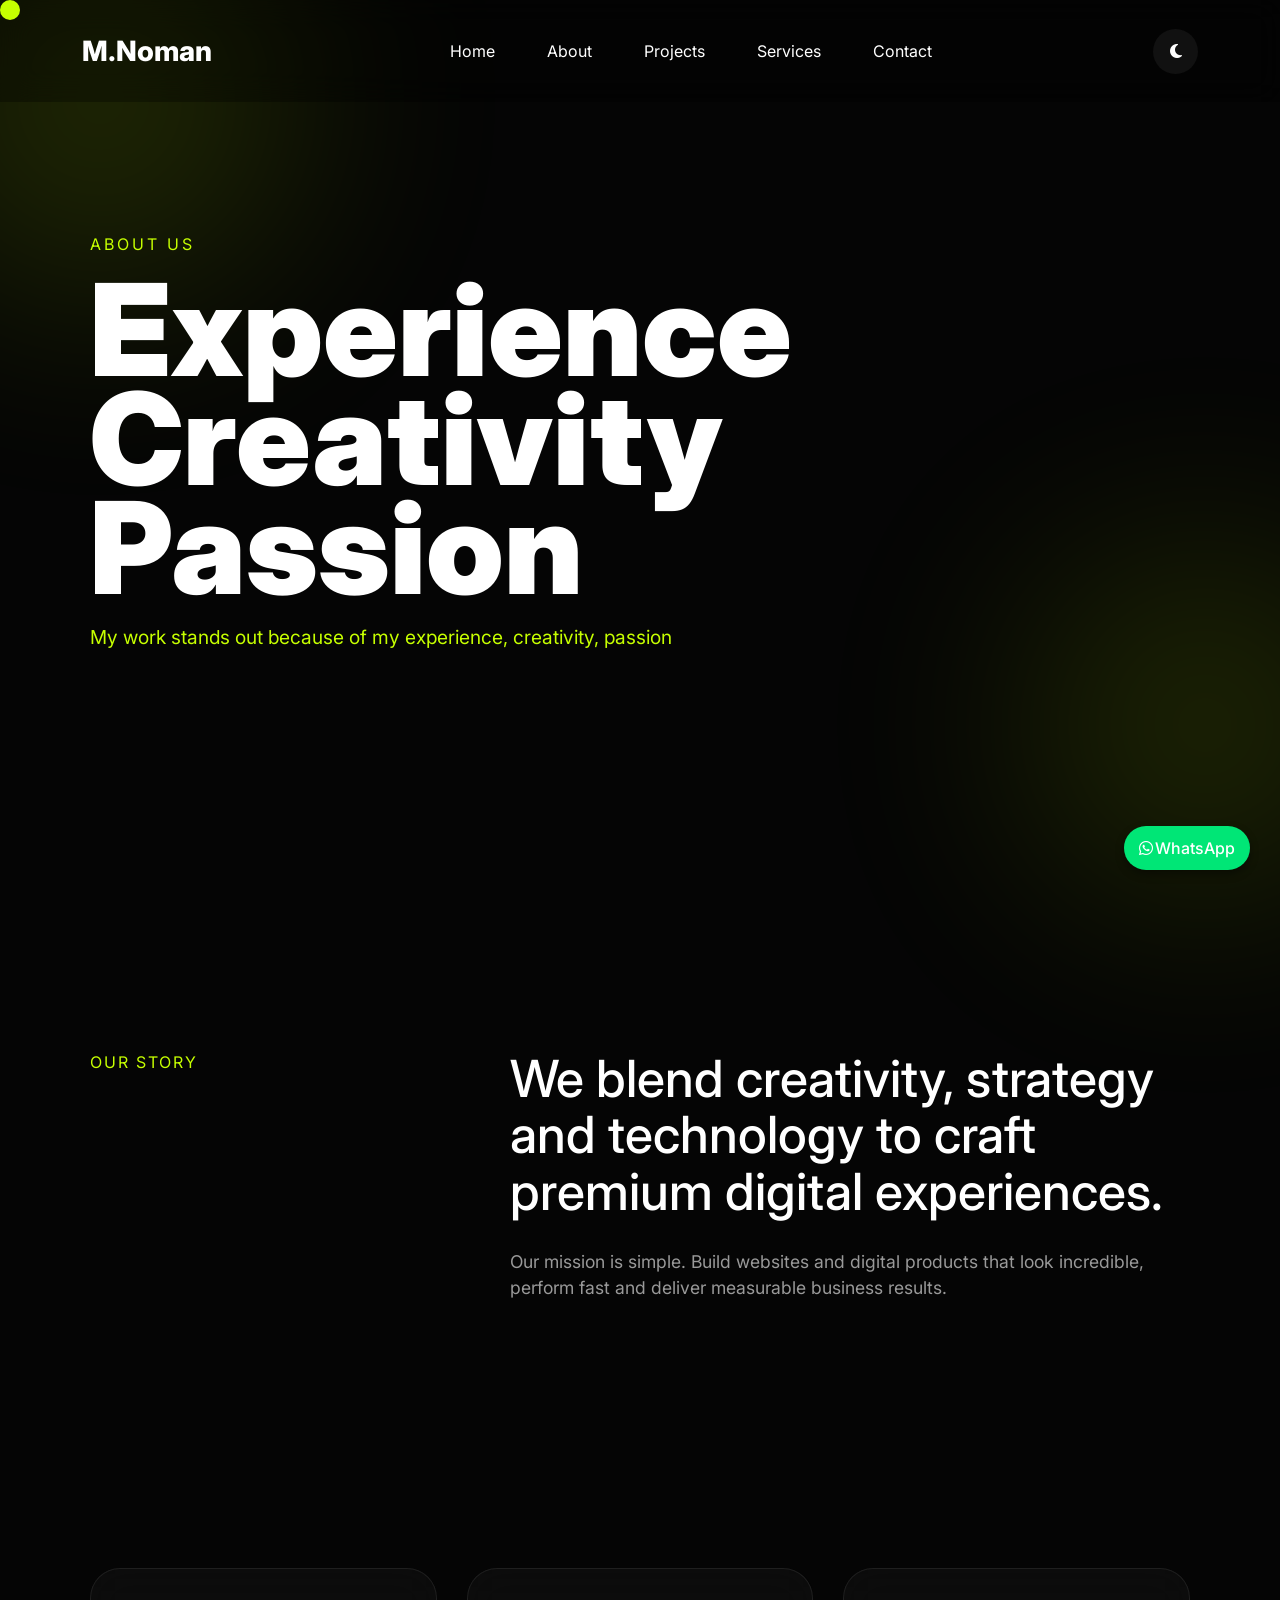
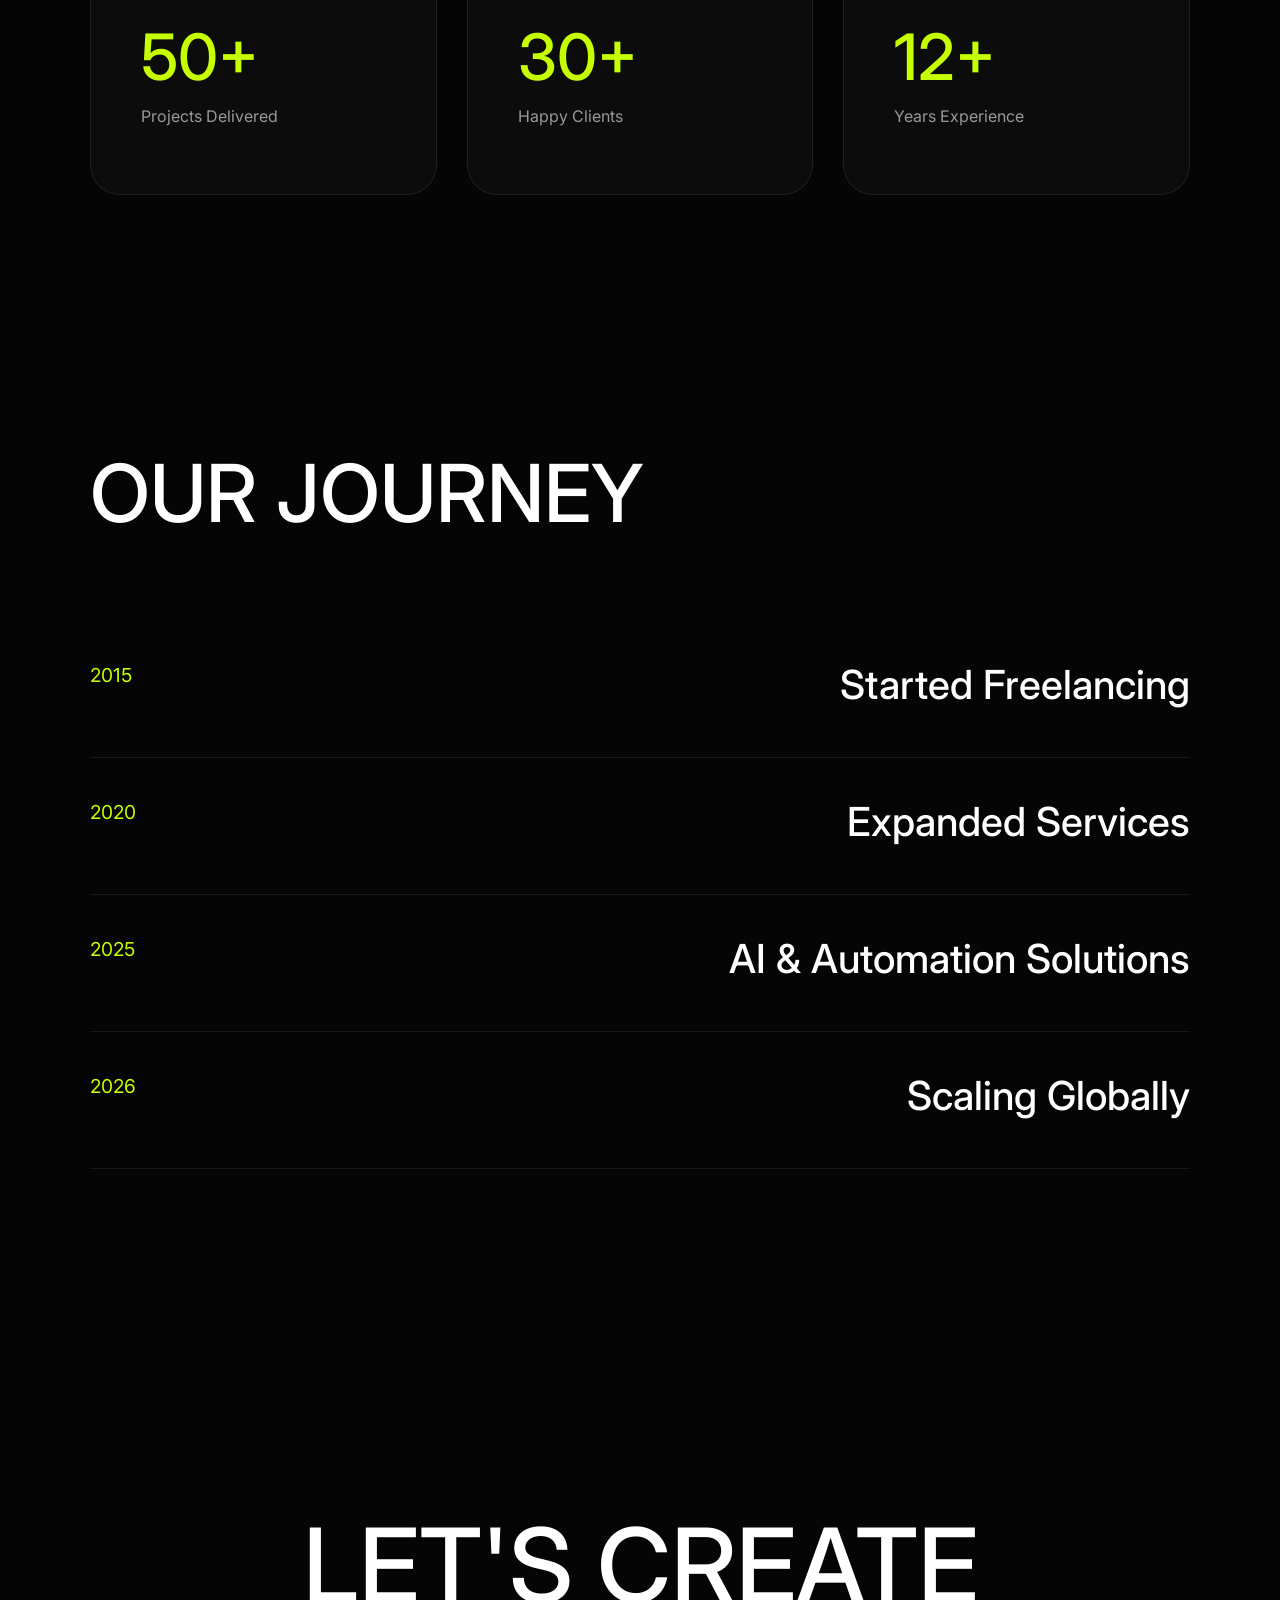
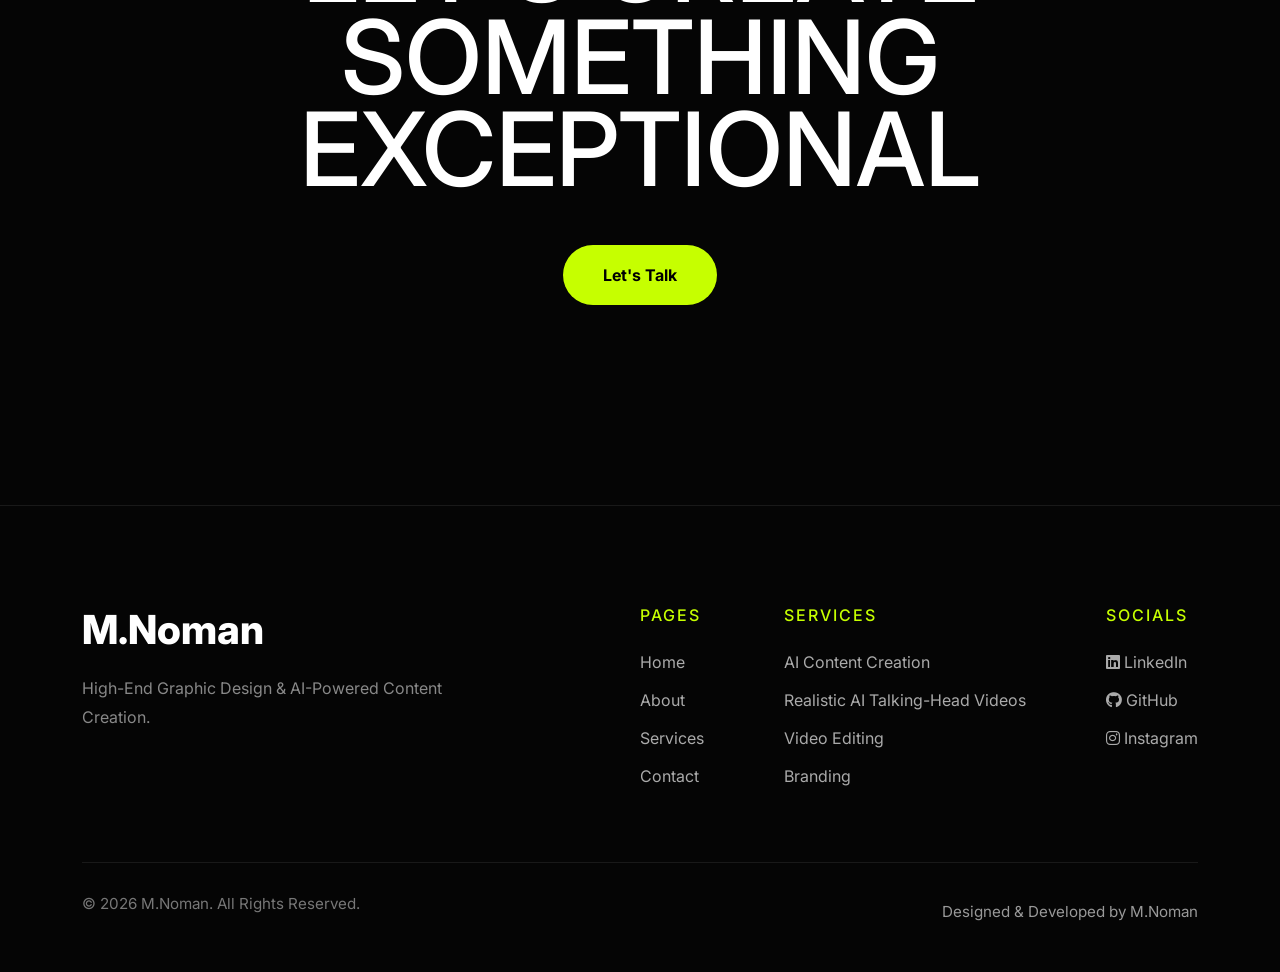
<file: about.html>
<!DOCTYPE html>
<html lang="en">
<head>
<meta charset="UTF-8">
<meta name="viewport" content="width=device-width, initial-scale=1.0">

<title>Rajab Portfolio</title>

<link href="https://cdn.jsdelivr.net/npm/bootstrap@5.3.3/dist/css/bootstrap.min.css" rel="stylesheet">

<link rel="stylesheet" href="https://cdnjs.cloudflare.com/ajax/libs/font-awesome/6.7.2/css/all.min.css">

<link rel="preconnect" href="https://fonts.googleapis.com">
<link href="https://fonts.googleapis.com/css2?family=Inter:wght@300;400;500;600;700;800;900&display=swap" rel="stylesheet">

<link rel="stylesheet" href="css/style.css">
<link rel="stylesheet" href="css/about.css">
</head>

<body>

<div class="cursor"></div>

<!-- NAVBAR -->

<nav class="navbar navbar-expand-lg fixed-top">
    <div class="container">

        <a class="navbar-brand logo" href="#">
            M.Noman
        </a>

        <button class="navbar-toggler border-0 shadow-none" type="button" data-bs-toggle="collapse" data-bs-target="#menu">
            <i class="fa-solid fa-bars"></i>
        </button>

        <div class="collapse navbar-collapse" id="menu">

            <ul class="navbar-nav mx-auto">

                <li class="nav-item">
                    <a class="nav-link" href="index.html">Home</a>
                </li>

                <li class="nav-item">
                    <a class="nav-link" href="about.html">About</a>
                </li>

                <li class="nav-item">
                    <a class="nav-link" href="projects.html">Projects</a>
                </li>

                <li class="nav-item">
                    <a class="nav-link" href="services.html">Services</a>
                </li>

                <li class="nav-item">
                    <a class="nav-link" href="contact.html">Contact</a>
                </li>

            </ul>

            <button id="theme-toggle" class="theme-btn">
                <i class="fa-solid fa-moon"></i>
            </button>

        </div>
    </div>
</nav>

<div class="blob blob1"></div>
<div class="blob blob2"></div>

<section class="about-hero">

    <span class="tag">ABOUT US</span>

    <h1 class="hero-title">
        Experience
        <br>
        Creativity
        <br>
        Passion
    </h1>

    <p>
        My work stands out because of my experience, creativity, passion
    </p>

</section>

<section class="story">

    <div class="story-left">
        <span>OUR STORY</span>
    </div>

    <div class="story-right">
        <h2>
            We blend creativity,
            strategy and technology
            to craft premium digital
            experiences.
        </h2>

        <p>
            Our mission is simple. Build websites and digital
            products that look incredible, perform fast and
            deliver measurable business results.
        </p>
    </div>

</section>

<section class="stats">

    <div class="stat-card">
        <h2>50+</h2>
        <p>Projects Delivered</p>
    </div>

    <div class="stat-card">
        <h2>30+</h2>
        <p>Happy Clients</p>
    </div>

    <div class="stat-card">
        <h2>12+</h2>
        <p>Years Experience</p>
    </div>

</section>

<section class="timeline">

    <h2>OUR JOURNEY</h2>

    <div class="timeline-item">
        <span>2015</span>
        <h3>Started Freelancing</h3>
    </div>

    <div class="timeline-item">
        <span>2020</span>
        <h3>Expanded Services</h3>
    </div>

    <div class="timeline-item">
        <span>2025</span>
        <h3>AI & Automation Solutions</h3>
    </div>

    <div class="timeline-item">
        <span>2026</span>
        <h3>Scaling Globally</h3>
    </div>

</section>

<section class="cta">

    <h2>
        LET'S CREATE
        <br>
        SOMETHING
        <br>
        EXCEPTIONAL
    </h2>

    <a href="https://wa.me/923111887969">Let's Talk</a>

</section>

<!-- Whatsapp -->
 <a href="https://wa.me/923111887969" class="cta-whatsapp floating" target="_blank">
  <i class="fab fa-whatsapp"></i>WhatsApp
</a>

<!-- Footer -->
 <footer class="footer">

    <div class="container">

        <div class="footer-top">

            <div class="footer-brand">

                <h2>M.Noman</h2>

                <p>
                    High-End Graphic Design & AI-Powered Content Creation.
                </p>

            </div>

            <div class="footer-links">

                <div>
                    <h4>Pages</h4>

                    <a href="index.html">Home</a>
                    <a href="about.html">About</a>
                    <a href="services.html">Services</a>
                    <a href="contact.html">Contact</a>
                </div>

                <div>
                    <h4>Services</h4>

                    <a href="#">AI Content Creation</a>
                    <a href="#">Realistic AI Talking-Head Videos</a>
                    <a href="#">Video Editing</a>
                    <a href="#">Branding</a>
                </div>

                <div>
                    <h4>Socials</h4>

                    <a href="https://www.linkedin.com/in/muhammad-noman-4417b51a4?utm_source=share_via&utm_content=profile&utm_medium=member_android" target="_blank">
                        <i class="fab fa-linkedin"></i> LinkedIn
                    </a>

                    <a href="#">
                        <i class="fab fa-github"></i> GitHub
                    </a>

                    <a href="#">
                        <i class="fab fa-instagram"></i> Instagram
                    </a>
                </div>

            </div>

        </div>

        <div class="footer-divider"></div>

        <div class="footer-bottom">

            <p>
                © 2026 M.Noman. All Rights Reserved.
            </p>

            <span>
                Designed & Developed by M.Noman
            </span>

        </div>

    </div>

</footer>

<script src="https://cdn.jsdelivr.net/npm/bootstrap@5.3.3/dist/js/bootstrap.bundle.min.js"></script>

<script src="https://cdnjs.cloudflare.com/ajax/libs/gsap/3.12.5/gsap.min.js"></script>

<script src="js/script.js"></script>
<script src="js/about.js"></script>

</body>
</html>
</file>
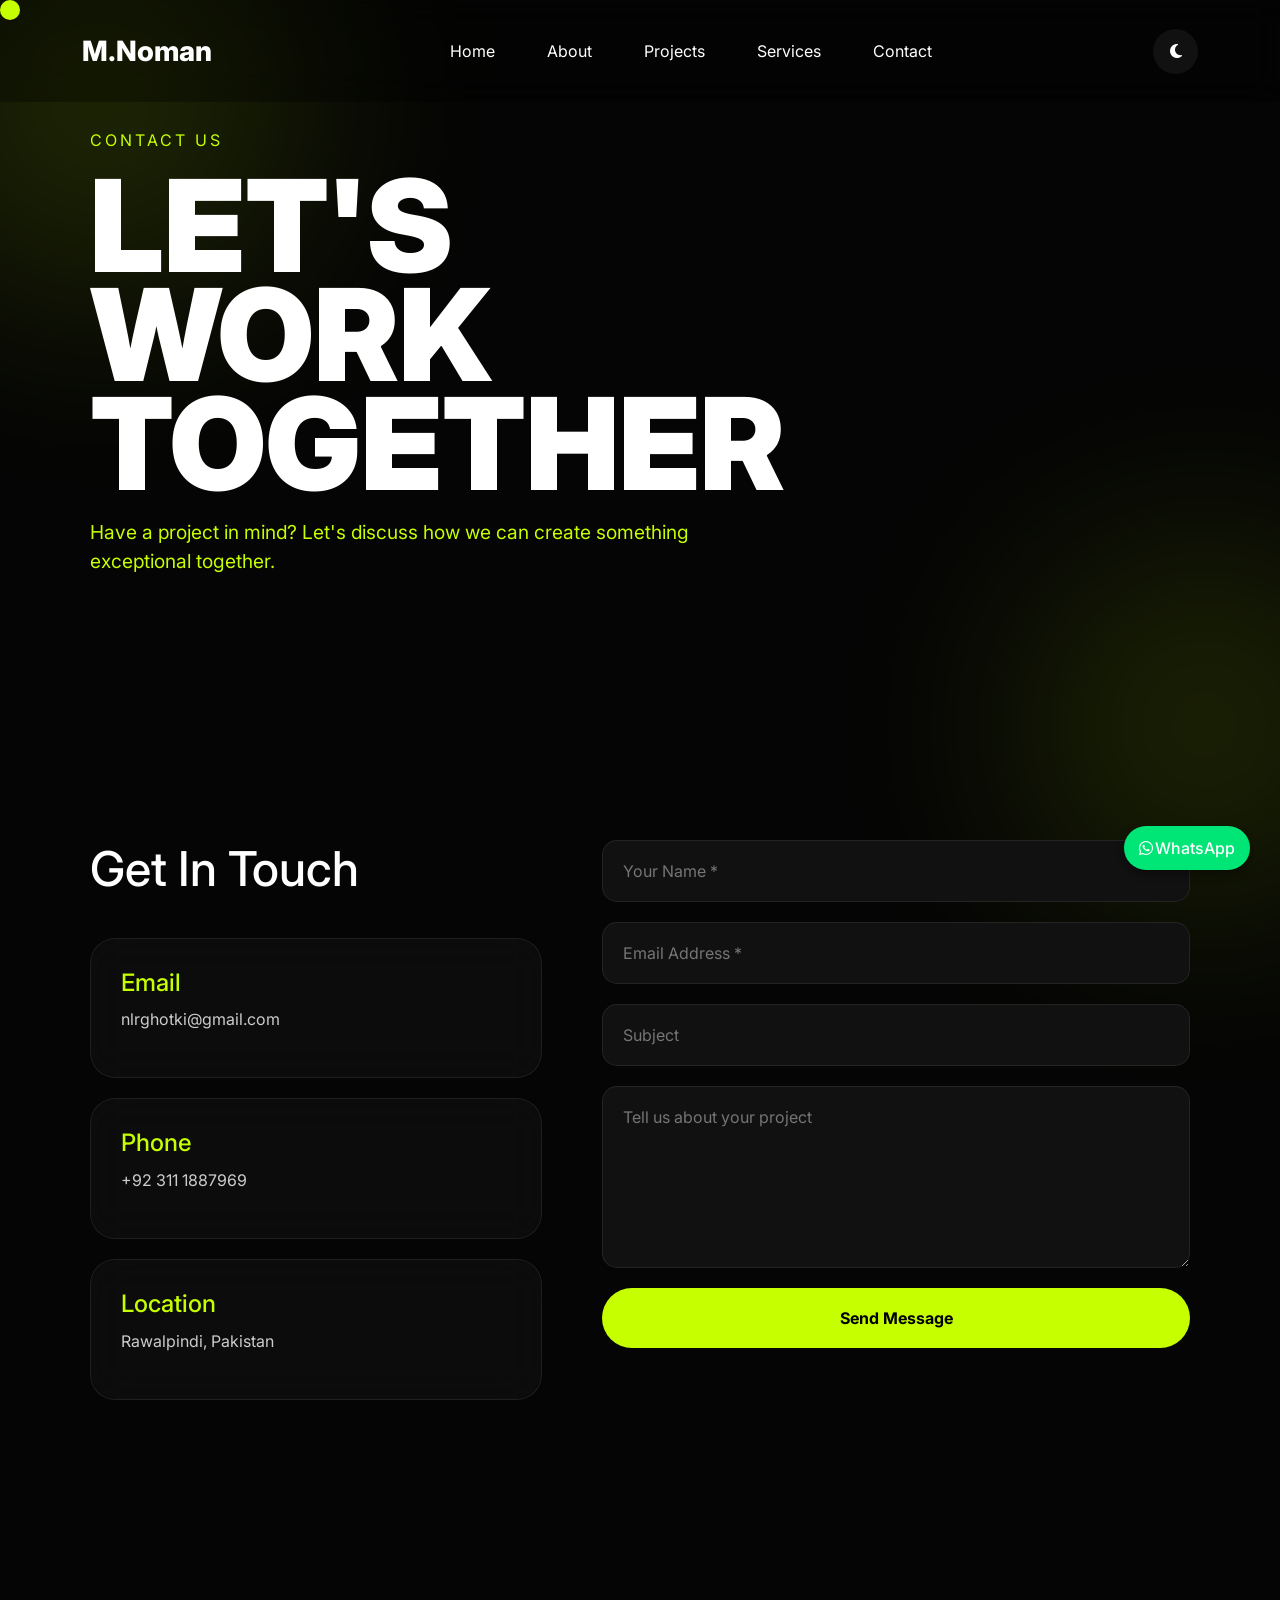
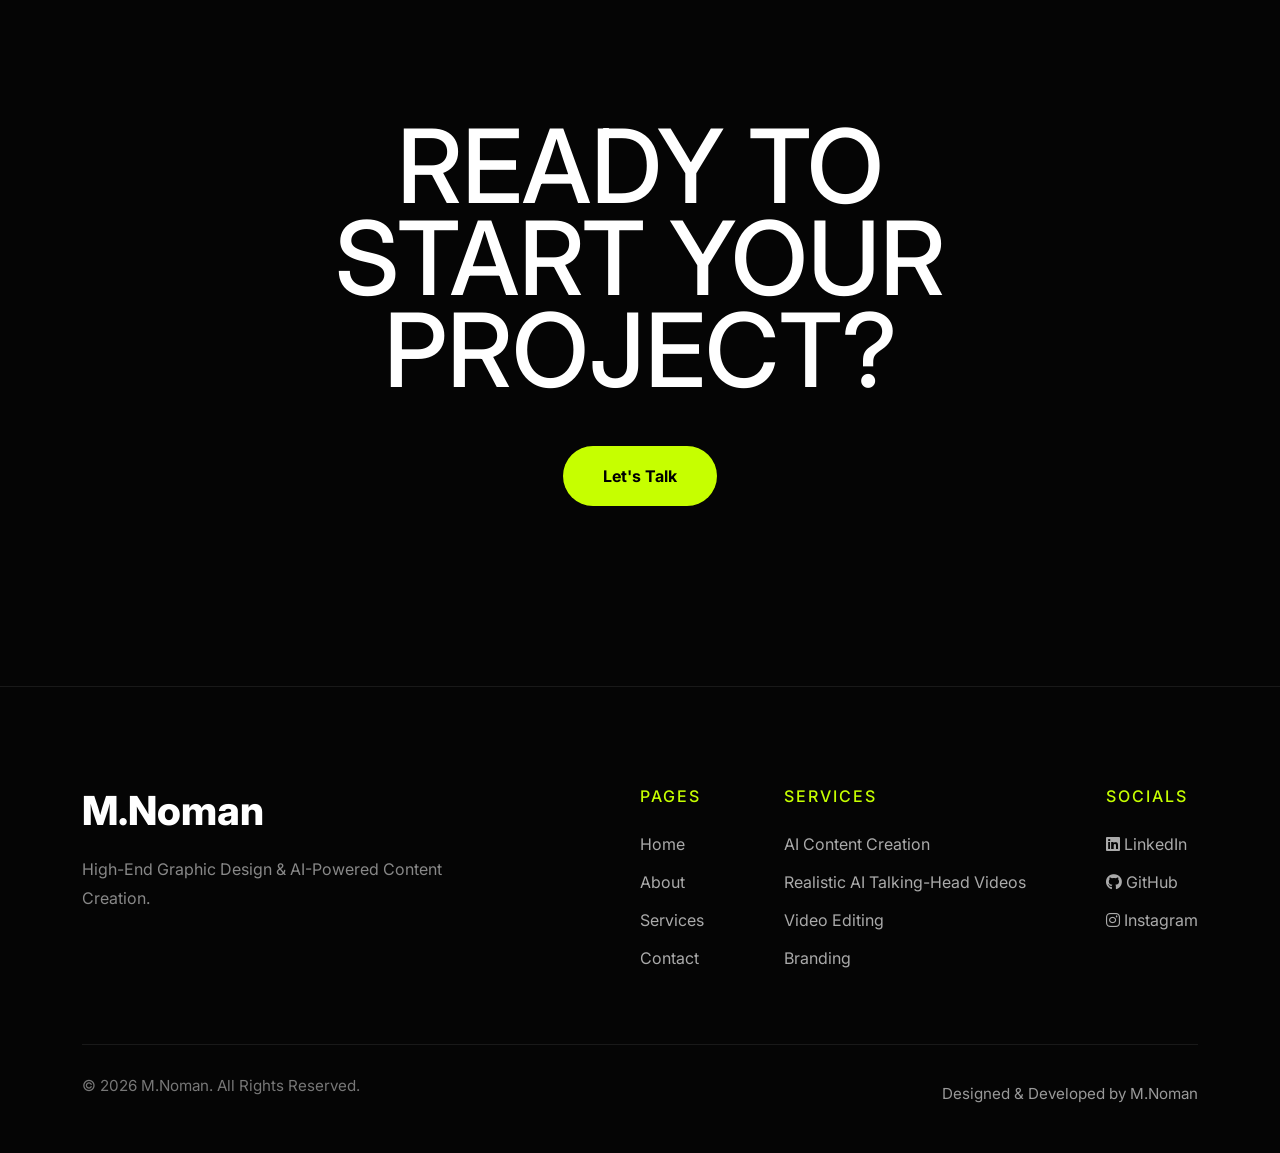
<file: contact.html>
<!DOCTYPE html>
<html lang="en">
<head>
<meta charset="UTF-8">
<meta name="viewport" content="width=device-width, initial-scale=1.0">

<title>Rajab Portfolio</title>

<link href="https://cdn.jsdelivr.net/npm/bootstrap@5.3.3/dist/css/bootstrap.min.css" rel="stylesheet">

<link rel="stylesheet" href="https://cdnjs.cloudflare.com/ajax/libs/font-awesome/6.7.2/css/all.min.css">

<link rel="preconnect" href="https://fonts.googleapis.com">
<link href="https://fonts.googleapis.com/css2?family=Inter:wght@300;400;500;600;700;800;900&display=swap" rel="stylesheet">

<link rel="stylesheet" href="css/style.css">
<link rel="stylesheet" href="css/contact.css">
</head>

<body>

<div class="cursor"></div>

<!-- NAVBAR -->

<nav class="navbar navbar-expand-lg fixed-top">
    <div class="container">

        <a class="navbar-brand logo" href="#">
            M.Noman
        </a>

        <button class="navbar-toggler border-0 shadow-none" type="button" data-bs-toggle="collapse" data-bs-target="#menu">
            <i class="fa-solid fa-bars"></i>
        </button>

        <div class="collapse navbar-collapse" id="menu">

            <ul class="navbar-nav mx-auto">

                <li class="nav-item">
                    <a class="nav-link" href="index.html">Home</a>
                </li>

                <li class="nav-item">
                    <a class="nav-link" href="about.html">About</a>
                </li>

                <li class="nav-item">
                    <a class="nav-link" href="projects.html">Projects</a>
                </li>

                <li class="nav-item">
                    <a class="nav-link" href="services.html">Services</a>
                </li>

                <li class="nav-item">
                    <a class="nav-link" href="contact.html">Contact</a>
                </li>

            </ul>

            <button id="theme-toggle" class="theme-btn">
                <i class="fa-solid fa-moon"></i>
            </button>

        </div>
    </div>
</nav>

<div class="blob blob1"></div>
<div class="blob blob2"></div>

<section class="contact-hero">

    <span class="tag">CONTACT US</span>

    <h1 class="hero-title">
        LET'S
        <br>
        WORK
        <br>
        TOGETHER
    </h1>

    <p>
        Have a project in mind? Let's discuss how we can
        create something exceptional together.
    </p>

</section>

<section class="contact-section">

    <div class="contact-info">

        <h2>Get In Touch</h2>

        <div class="info-card">
            <h4>Email</h4>
            <p>nlrghotki@gmail.com</p>
        </div>

        <div class="info-card">
            <h4>Phone</h4>
            <p>+92 311 1887969</p>
        </div>

        <div class="info-card">
            <h4>Location</h4>
            <p>Rawalpindi, Pakistan</p>
        </div>

    </div>

    <form action="contact.php" method="post" class="contact-form">

        <input type="text" placeholder="Your Name *" required>

        <input type="email" placeholder="Email Address *" required>

        <input type="text" placeholder="Subject">

        <textarea rows="6" placeholder="Tell us about your project"></textarea>

        <button type="submit">
            Send Message
        </button>

    </form>

</section>


<section class="cta">

    <h2>
        READY TO
        <br>
        START YOUR
        <br>
        PROJECT?
    </h2>

    <a href="https://wa.me/923111887969">
        Let's Talk
    </a>

</section>
<!-- Whatsapp -->
 <a href="https://wa.me/923111887969" class="cta-whatsapp floating" target="_blank">
  <i class="fab fa-whatsapp"></i>WhatsApp
</a>

<!-- Footer -->
 <footer class="footer">

    <div class="container">

        <div class="footer-top">

            <div class="footer-brand">

                <h2>M.Noman</h2>

                <p>
                    High-End Graphic Design & AI-Powered Content Creation.
                </p>

            </div>

            <div class="footer-links">

                <div>
                    <h4>Pages</h4>

                    <a href="index.html">Home</a>
                    <a href="about.html">About</a>
                    <a href="services.html">Services</a>
                    <a href="contact.html">Contact</a>
                </div>

                <div>
                    <h4>Services</h4>

                    <a href="#">AI Content Creation</a>
                    <a href="#">Realistic AI Talking-Head Videos</a>
                    <a href="#">Video Editing</a>
                    <a href="#">Branding</a>
                </div>

                <div>
                    <h4>Socials</h4>

                    <a href="https://www.linkedin.com/in/muhammad-noman-4417b51a4?utm_source=share_via&utm_content=profile&utm_medium=member_android" target="_blank">
                        <i class="fab fa-linkedin"></i> LinkedIn
                    </a>

                    <a href="#">
                        <i class="fab fa-github"></i> GitHub
                    </a>

                    <a href="#">
                        <i class="fab fa-instagram"></i> Instagram
                    </a>
                </div>

            </div>

        </div>

        <div class="footer-divider"></div>

        <div class="footer-bottom">

            <p>
                © 2026 M.Noman. All Rights Reserved.
            </p>

            <span>
                Designed & Developed by M.Noman
            </span>

        </div>

    </div>

</footer>


<script src="https://cdn.jsdelivr.net/npm/bootstrap@5.3.3/dist/js/bootstrap.bundle.min.js"></script>

<script src="https://cdnjs.cloudflare.com/ajax/libs/gsap/3.12.5/gsap.min.js"></script>

<script src="js/script.js"></script>
<script src="js/contact.js"></script>

</body>
</html>
</file>
<file: css/style.css>
*{
margin:0;
padding:0;
box-sizing:border-box;
}

:root{
--bg:#050505;
--card:#111111;
--text:#ffffff;
--gray:#999;
--accent:#c6ff00;
}

.light{
    --bg:#ffffff;
    --text:#050505;
}

body{
font-family:'Inter',sans-serif;
background:var(--bg);
color:var(--text);
overflow-x:hidden;
}

.navbar{
padding:25px 0;
backdrop-filter:blur(15px);
background:rgba(0,0,0,.3);
}

.logo{
font-size:28px;
font-weight:800;
color:white;
}

.nav-link{
color:white;
margin:0 18px;
transition: all 0.5s ease;
}

.nav-link:hover {
    color: #c6ff00;
    background: rgba(255, 255, 255, 0.2);
    border-radius: 8px;
    box-shadow: 0 4px 30px rgba(0, 0, 0, 0.1);
    backdrop-filter: blur(5px);
    -webkit-backdrop-filter: blur(5px);
    border: none;
}

.nav-link:hover {
    animation: pulse 0.5s ease forwards;
}

@keyframes pulse {
    from {
        transform: scale(1);
    }
    to {
        transform: scale(1.1);
    }
}

.navbar-toggler {
    color: #c6ff00 !important;
}

.navbar-toggler i {
    color: #c6ff00;
    font-size: 1.8rem;
}

.theme-btn{
width:45px;
height:45px;
border:none;
border-radius:50%;
background:#111;
color:white;
}

.hero{
min-height:100vh;
display:flex;
align-items:center;
}

.subtitle{
color:var(--accent);
font-weight:700;
letter-spacing:2px;
}

.hero-title{
font-size:clamp(4rem,10vw,9rem);
font-weight:900;
line-height:.9;
margin:25px 0;
}

.hero-text{
max-width:600px;
font-size:20px;
color:var(--gray);
}

.hero-buttons{
display:flex;
gap:20px;
margin-top:40px;
}

.btn-main{
padding:16px 40px;
background:var(--accent);
color:black;
font-weight:700;
text-decoration:none;
}

.btn-outline-custom{
padding:16px 40px;
border:1px solid #333;
color:white;
text-decoration:none;
}

.about-me{
    min-height:100vh;
    padding:120px 0;
    background:var(--bg);
    color:var(--text);
    transition:0.4s ease;
}

.about-content{
    display:grid;
    grid-template-columns:1fr 1fr;
    align-items:center;
    gap:60px;
}

.about-text h1{
    font-size:clamp(4rem,8vw,7rem);
    font-weight:900;
    line-height:1;
    margin-bottom:10px;
    color:var(--text);
}

.about-text h3{
    font-size:2rem;
    font-weight:700;
    margin-bottom:25px;
    /* color:var(--text); */
    color: #c6ff00;
}

.about-text h4{
    font-size:1.5rem;
    font-weight:700;
    margin-bottom:20px;
    color:var(--text);
}

.about-text p{
    color:var(--gray);
    line-height:1.9;
    font-size:1.1rem;
    max-width:600px;
}

.about-note{
    display:inline-block;
    margin-top:20px;
    font-size:1.5rem;
    color:var(--accent);
    font-family:cursive;
}

.about-image img{
    width:100%;
    max-width:650px;
    display:block;
    margin:auto;
}

/* Mobile */
@media(max-width:992px){

    .about-content{
        grid-template-columns:1fr;
        text-align:center;
    }

    .about-text p{
        margin:auto;
    }

}

.projects{
padding:150px 0;
}

.section-header{
margin-bottom:70px;
}

.section-header span{
color:var(--accent);
}

.section-header h2{
font-size:70px;
font-weight:800;
}

.project-card{
overflow:hidden;
background:#111;
border-radius:20px;
}

.project-card video{
width:100%;
height:300px;
object-fit:cover;
transition:.5s;
background-size: cover;
background-position: center;
}

.project-card:hover video{
transform:scale(1.08);
}

.project-content{
padding:30px;
}

.project-content h3{
font-size:30px;
font-weight:700;
}

.cursor{
width:20px;
height:20px;
background:var(--accent);
border-radius:50%;
position:fixed;
pointer-events:none;
z-index:9999;
}

.loader{
    position:fixed;
    inset:0;
    background:#050505;
    z-index:99999;
    display:flex;
    justify-content:center;
    align-items:center;
}

.loader-counter{
    color:#fff;
    font-size:8rem;
    font-weight:800;
}

.hero{
    min-height:100vh;
    display:flex;
    align-items:center;
    padding:0 8%;
    background:#050505;
}

.hero-title{
    font-size:clamp(5rem,10vw,12rem);
    line-height:.85;
    font-weight:900;
    color:#fff;
}

/* services-section */
.services{
    padding:140px 0;
    background:#0a0a0a;
}

.services-header{
    margin-bottom:80px;
}

.services-header h2{
    font-size:clamp(3rem,5vw,5rem);
    font-weight:800;
    color:#fff;
}

.service-item{
    display:flex;
    align-items:center;
    justify-content:space-between;
    padding:40px 0;
    border-bottom:1px solid rgba(255,255,255,.08);
    transition:.4s ease;
    cursor:pointer;
}

.service-item:first-child{
    border-top:1px solid rgba(255,255,255,.08);
}

.service-item:hover{
    padding-left:40px;
    background:rgba(255,255,255,.02);
    color: #c6ff00;
    padding-right: 40px;
}

.service-number{
    font-size:18px;
    color:#666;
    width:80px;
}

.service-title{
    flex:1;
    font-size:3rem;
    font-weight:700;
    color:#fff;
}

.service-description{
    width:350px;
    color:#888;
    line-height:1.8;
    text-align:right;
}

.service-arrow{
    font-size:2rem;
    color:#c6ff00;
    transition:.4s;
}

.service-item:hover .service-arrow{
    transform:translateX(10px);
}

.services-btn-wrap{
    display:flex;
    justify-content:center;
    margin-top:60px;
}

.services-btn{
    display:inline-flex;
    align-items:center;
    gap:12px;
    padding:18px 40px;
    background:transparent;
    border:1px solid rgba(255,255,255,.15);
    color:#fff;
    text-decoration:none;
    font-weight:600;
    border-radius:50px;
    transition:all .4s ease;
    backdrop-filter:blur(10px);
}

.services-btn i{
    transition:.4s ease;
}

.services-btn:hover{
    background:#c6ff00;
    color:#050505;
    border-color:#c6ff00;
    transform:translateY(-5px);
    box-shadow:0 15px 40px rgba(198,255,0,.25);
}

.services-btn:hover i{
    transform:translateX(6px);
}

/* Whatsapp */
.cta-whatsapp{
	transition: all 0.3s ease;
    box-shadow: 0 4px 8px 0 rgba(0, 0, 0, 0.4);
    position: fixed;
    bottom: 20px;
    right: 20px;
    display: block;
    /* left: 0; */
    margin: 10px;
    color: #fff;
    background: #00e676;
    padding: 10px 15px;
    border-radius: 30px;
    font-weight: 500;
    z-index: 9999;
    text-decoration: none;
    &:hover{
    	transition: all 0.3s;
    	color: primaria;
    }
}

.cta-whatsapp i {
    padding-right: 2px;
}
.floating {
	animation-iteration-count:infinite;
	animation-duration: 1.3s;
	animation-name: floating-float, floating;
	}
	@keyframes floating {
	 0% {
	   -webkit-transform: translateY(-8px);
	   transform: translateY(-8px);
	 }
	 50% {
	   -webkit-transform: translateY(-4px);
	   transform: translateY(-4px);
	 }
	 100% {
	   -webkit-transform: translateY(-8px);
	   transform: translateY(-8px);
	 }
	}
	@keyframes floating-float {
	 100% {
	   -webkit-transform: translateY(-8px);
	   transform: translateY(-8px);
	 }
}

/* Footer */
.footer{
padding:100px 0 40px;
background:#050505;
border-top:1px solid rgba(255,255,255,.08);
}

.footer-top{
display:flex;
justify-content:space-between;
gap:80px;
margin-bottom:60px;
}

.footer-brand{
max-width:400px;
}

.footer-brand h2{
font-size:2.5rem;
font-weight:800;
margin-bottom:20px;
}

.footer-brand p{
color:#888;
line-height:1.8;
}

.footer-links{
display:flex;
gap:80px;
}

.footer-links h4{
color:#c6ff00;
margin-bottom:25px;
font-size:1rem;
text-transform:uppercase;
letter-spacing:2px;
}

.footer-links div{
display:flex;
flex-direction:column;
}

.footer-links a{
color:#aaa;
text-decoration:none;
margin-bottom:14px;
transition:.3s;
}

.footer-links a:hover{
color:#c6ff00;
transform:translateX(5px);
}

.footer-divider{
height:1px;
background:rgba(255,255,255,.08);
margin-bottom:30px;
}

.footer-bottom{
display:flex;
justify-content:space-between;
align-items:center;
color:#777;
font-size:.95rem;
}

.footer-bottom span{
color:#999;
}

@media(max-width:992px){

.footer-top{
flex-direction:column;
}

.footer-links{
flex-wrap:wrap;
gap:50px;
}

.footer-bottom{
flex-direction:column;
gap:15px;
text-align:center;
}

}
</file>
<file: css/about.css>
.about-section{
    padding:140px 0;
    background:#050505;
    color:#fff;
}

.section-tag{
    display:inline-block;
    color:#c6ff00;
    font-size:14px;
    letter-spacing:3px;
    font-weight:600;
    margin-bottom:20px;
}

.about-section h2{
    font-size:clamp(3rem,5vw,5rem);
    font-weight:800;
    line-height:1;
    margin-bottom:30px;
}

.about-section p{
    font-size:1.2rem;
    color:#9a9a9a;
    line-height:1.8;
}

.about-content{
    padding-left:50px;
}

.about-stats{
    margin-top:60px;
    display:flex;
    gap:60px;
}

.about-stat h3{
    font-size:4rem;
    font-weight:800;
    color:#fff;
}

.about-stat span{
    color:#888;
    font-size:14px;
    text-transform:uppercase;
}

.blob{
position:fixed;
border-radius:50%;
filter:blur(120px);
z-index:-1;
opacity:.15;
}

.blob1{
width:400px;
height:400px;
background:#c6ff00;
top:-100px;
left:-100px;
}

.blob2{
width:350px;
height:350px;
background:#c6ff00;
right:-100px;
bottom:0;
}

.about-hero{
min-height:100vh;
padding:0 7%;
display:flex;
justify-content:center;
flex-direction:column;
}

.tag{
color:var(--accent);
letter-spacing:3px;
}

.hero-title{
font-size:clamp(4rem,10vw,11rem);
line-height:.85;
font-weight:900;
margin:20px 0;
}

.about-hero p{
max-width:650px;
font-size:1.2rem;
color: #c6ff00;
}

.story{
padding:150px 7%;
display:grid;
grid-template-columns:1fr 2fr;
gap:80px;
}

.story-left span{
color:var(--accent);
letter-spacing:2px;
}

.story-right h2{
font-size:clamp(2rem,4vw,4rem);
margin-bottom:30px;
line-height:1.1;
}

.story-right p{
color:var(--gray);
font-size:1.1rem;
}

.stats{
padding:100px 7%;
display:grid;
grid-template-columns:repeat(3,1fr);
gap:30px;
}

.stat-card{
background:rgba(255,255,255,.03);
border:1px solid rgba(255,255,255,.08);
backdrop-filter:blur(20px);
padding:50px;
border-radius:30px;
transition:.4s;
}

.stat-card:hover{
transform:translateY(-12px);
}

.stat-card h2{
font-size:4rem;
color:var(--accent);
}

.stat-card p{
color:var(--gray);
}

.timeline{
padding:150px 7%;
}

.timeline h2{
font-size:5rem;
margin-bottom:80px;
}

.timeline-item{
display:flex;
justify-content:space-between;
padding:40px 0;
border-bottom:1px solid rgba(255,255,255,.08);
}

.timeline-item span{
color:var(--accent);
font-size:1.2rem;
}

.timeline-item h3{
font-size:2.5rem;
}

.cta{
padding:200px 7%;
text-align:center;
}

.cta h2{
font-size:clamp(3rem,8vw,8rem);
line-height:.9;
margin-bottom:50px;
}

.cta a{
display:inline-block;
padding:18px 40px;
background:var(--accent);
color:#000;
font-weight:700;
border-radius:50px;
text-decoration:none;
transition:.4s;
}

.cta a:hover{
transform:scale(1.08);
}

@media(max-width:992px){

.story{
grid-template-columns:1fr;
}

.stats{
grid-template-columns:1fr;
}

.timeline-item{
flex-direction:column;
gap:20px;
}

.timeline h2{
font-size:3rem;
}

}

/* Footer */
.footer{
padding:100px 0 40px;
background:#050505;
border-top:1px solid rgba(255,255,255,.08);
}

.footer-top{
display:flex;
justify-content:space-between;
gap:80px;
margin-bottom:60px;
}

.footer-brand{
max-width:400px;
}

.footer-brand h2{
font-size:2.5rem;
font-weight:800;
margin-bottom:20px;
}

.footer-brand p{
color:#888;
line-height:1.8;
}

.footer-links{
display:flex;
gap:80px;
}

.footer-links h4{
color:#c6ff00;
margin-bottom:25px;
font-size:1rem;
text-transform:uppercase;
letter-spacing:2px;
}

.footer-links div{
display:flex;
flex-direction:column;
}

.footer-links a{
color:#aaa;
text-decoration:none;
margin-bottom:14px;
transition:.3s;
}

.footer-links a:hover{
color:#c6ff00;
transform:translateX(5px);
}

.footer-divider{
height:1px;
background:rgba(255,255,255,.08);
margin-bottom:30px;
}

.footer-bottom{
display:flex;
justify-content:space-between;
align-items:center;
color:#777;
font-size:.95rem;
}

.footer-bottom span{
color:#999;
}

@media(max-width:992px){

.footer-top{
flex-direction:column;
}

.footer-links{
flex-wrap:wrap;
gap:50px;
}

.footer-bottom{
flex-direction:column;
gap:15px;
text-align:center;
}

}
</file>
<file: css/contact.css>
.blob{
position:fixed;
border-radius:50%;
filter:blur(120px);
z-index:-1;
opacity:.15;
}

.blob1{
width:400px;
height:400px;
background:#c6ff00;
top:-100px;
left:-100px;
}

.blob2{
width:350px;
height:350px;
background:#c6ff00;
right:-100px;
bottom:0;
}

.contact-hero{
min-height:80vh;
padding:0 7%;
display:flex;
justify-content:center;
flex-direction:column;
}

.tag{
color:var(--accent);
letter-spacing:3px;
}

.hero-title{
font-size:clamp(4rem,10vw,11rem);
line-height:.85;
font-weight:900;
margin:20px 0;
}

.contact-hero p{
max-width:600px;
font-size:1.2rem;
color: #c6ff00;
}

.contact-section{
padding:120px 7%;
display:grid;
grid-template-columns:1fr 1.3fr;
gap:60px;
}

.contact-info h2{
font-size:3rem;
margin-bottom:40px;
}

.info-card{
background:rgba(255,255,255,.03);
border:1px solid rgba(255,255,255,.08);
padding:30px;
border-radius:25px;
margin-bottom:20px;
backdrop-filter:blur(20px);
}

.info-card h4{
color:var(--accent);
margin-bottom:10px;
}

.info-card p{
color:#ccc;
}

.contact-form{
display:flex;
flex-direction:column;
gap:20px;
}

.contact-form input,
.contact-form textarea{
background:#111;
border:1px solid rgba(255,255,255,.08);
padding:18px 20px;
border-radius:15px;
color:white;
outline:none;
font-size:1rem;
}

.contact-form input:focus,
.contact-form textarea:focus{
border-color:var(--accent);
}

.contact-form button{
padding:18px;
background:var(--accent);
color:black;
font-weight:700;
border:none;
border-radius:50px;
cursor:pointer;
transition:.4s;
}

.contact-form button:hover{
transform:translateY(-5px);
}

.cta{
padding:180px 7%;
text-align:center;
}

.cta h2{
font-size:clamp(3rem,8vw,8rem);
line-height:.9;
margin-bottom:50px;
}

.cta a{
display:inline-block;
padding:18px 40px;
background:var(--accent);
color:black;
font-weight:700;
border-radius:50px;
text-decoration:none;
transition:.4s;
}

.cta a:hover{
transform:scale(1.08);
}

@media(max-width:992px){

.contact-section{
grid-template-columns:1fr;
}

.contact-info h2{
font-size:2.5rem;
}

}


/* Footer */
.footer{
padding:100px 0 40px;
background:#050505;
border-top:1px solid rgba(255,255,255,.08);
}

.footer-top{
display:flex;
justify-content:space-between;
gap:80px;
margin-bottom:60px;
}

.footer-brand{
max-width:400px;
}

.footer-brand h2{
font-size:2.5rem;
font-weight:800;
margin-bottom:20px;
}

.footer-brand p{
color:#888;
line-height:1.8;
}

.footer-links{
display:flex;
gap:80px;
}

.footer-links h4{
color:#c6ff00;
margin-bottom:25px;
font-size:1rem;
text-transform:uppercase;
letter-spacing:2px;
}

.footer-links div{
display:flex;
flex-direction:column;
}

.footer-links a{
color:#aaa;
text-decoration:none;
margin-bottom:14px;
transition:.3s;
}

.footer-links a:hover{
color:#c6ff00;
transform:translateX(5px);
}

.footer-divider{
height:1px;
background:rgba(255,255,255,.08);
margin-bottom:30px;
}

.footer-bottom{
display:flex;
justify-content:space-between;
align-items:center;
color:#777;
font-size:.95rem;
}

.footer-bottom span{
color:#999;
}

@media(max-width:992px){

.footer-top{
flex-direction:column;
}

.footer-links{
flex-wrap:wrap;
gap:50px;
}

.footer-bottom{
flex-direction:column;
gap:15px;
text-align:center;
}

}
</file>
